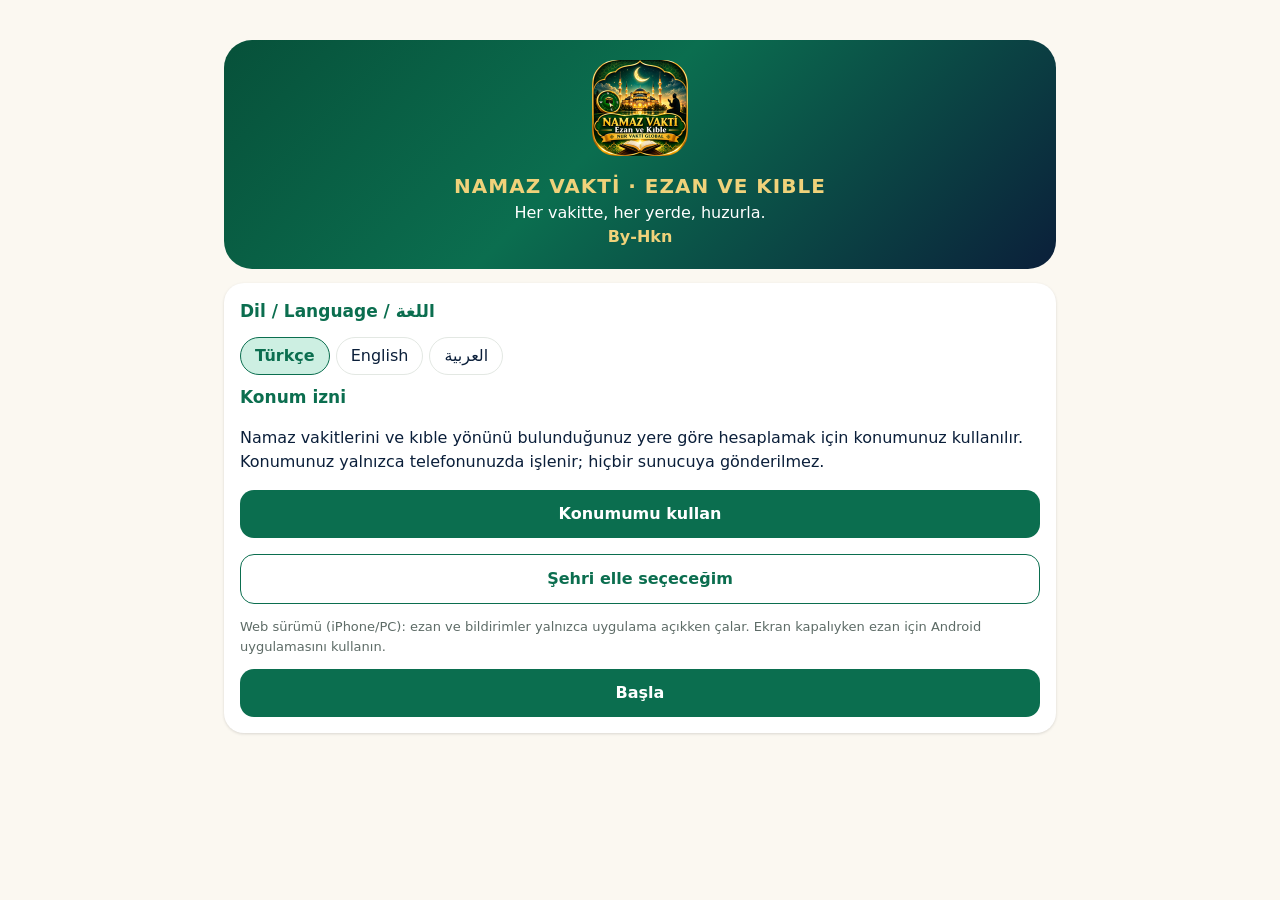
<file: index.html>
<!DOCTYPE html>
<html lang="tr" data-theme="auto">
<head>
<meta charset="utf-8">
<meta name="viewport" content="width=device-width,initial-scale=1,viewport-fit=cover">
<title>Namaz Vakti: Ezan ve Kıble</title>
<meta name="description" content="Namaz vakitleri, ezan vakti, kıble pusulası, Kur'an-ı Kerim ve Yasin dinle. Diyanet yöntemi ve 16 hesaplama yöntemiyle dünya genelinde. Reklamsız.">
<meta name="theme-color" content="#0B6E4F">
<link rel="manifest" href="manifest.webmanifest">
<link rel="icon" href="icons/favicon.png">
<link rel="apple-touch-icon" href="icons/apple-touch-icon.png">
<meta name="apple-mobile-web-app-capable" content="yes">
<meta name="mobile-web-app-capable" content="yes">
<meta name="apple-mobile-web-app-status-bar-style" content="black-translucent">
<meta name="apple-mobile-web-app-title" content="Namaz Vakti">
<link rel="stylesheet" href="css/app.css?v=1.0.21">
</head>
<body>
<div id="app"><div style="display:grid;place-items:center;height:80vh"><img src="icons/icon-192.png" width="96" height="96" alt="Namaz Vakti"></div></div>
<div id="player" class="player"></div>
<noscript>Bu uygulama JavaScript gerektirir.</noscript>
<script type="module" src="js/app.js?v=1.0.21"></script>
</body>
</html>
</file>
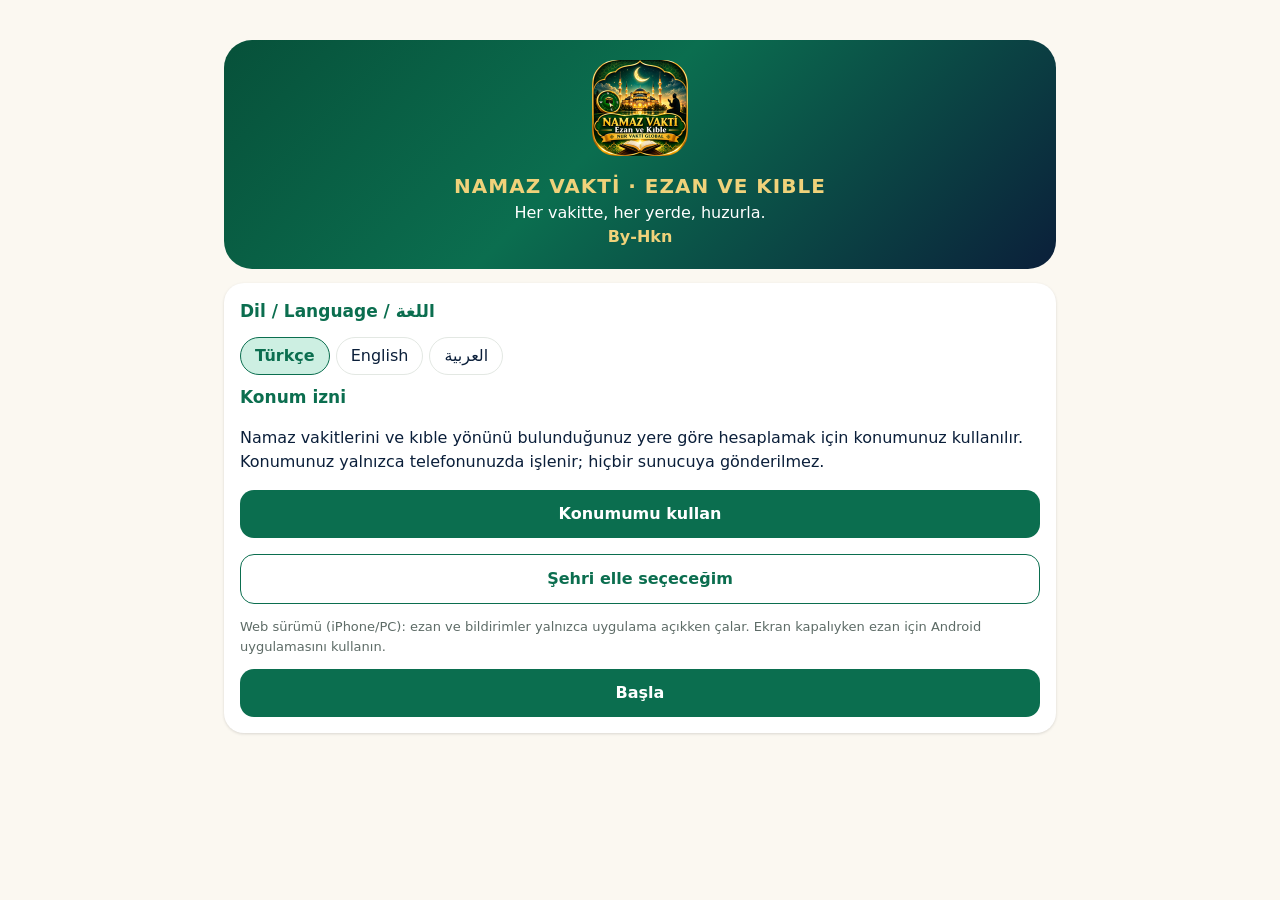
<file: web/index.html>
<!DOCTYPE html>
<html lang="tr" data-theme="auto">
<head>
<meta charset="utf-8">
<meta name="viewport" content="width=device-width,initial-scale=1,viewport-fit=cover">
<title>Namaz Vakti: Ezan ve Kıble</title>
<meta name="description" content="Namaz vakitleri, ezan vakti, kıble pusulası, Kur'an-ı Kerim ve Yasin dinle. Diyanet yöntemi ve 16 hesaplama yöntemiyle dünya genelinde. Reklamsız.">
<meta name="theme-color" content="#0B6E4F">
<link rel="manifest" href="manifest.webmanifest">
<link rel="icon" href="icons/favicon.png">
<link rel="apple-touch-icon" href="icons/apple-touch-icon.png">
<meta name="apple-mobile-web-app-capable" content="yes">
<meta name="mobile-web-app-capable" content="yes">
<meta name="apple-mobile-web-app-status-bar-style" content="black-translucent">
<meta name="apple-mobile-web-app-title" content="Namaz Vakti">
<link rel="stylesheet" href="css/app.css?v=__BUILD__">
</head>
<body>
<div id="app"><div style="display:grid;place-items:center;height:80vh"><img src="icons/icon-192.png" width="96" height="96" alt="Namaz Vakti"></div></div>
<div id="player" class="player"></div>
<noscript>Bu uygulama JavaScript gerektirir.</noscript>
<script type="module" src="js/app.js?v=__BUILD__"></script>
</body>
</html>
</file>
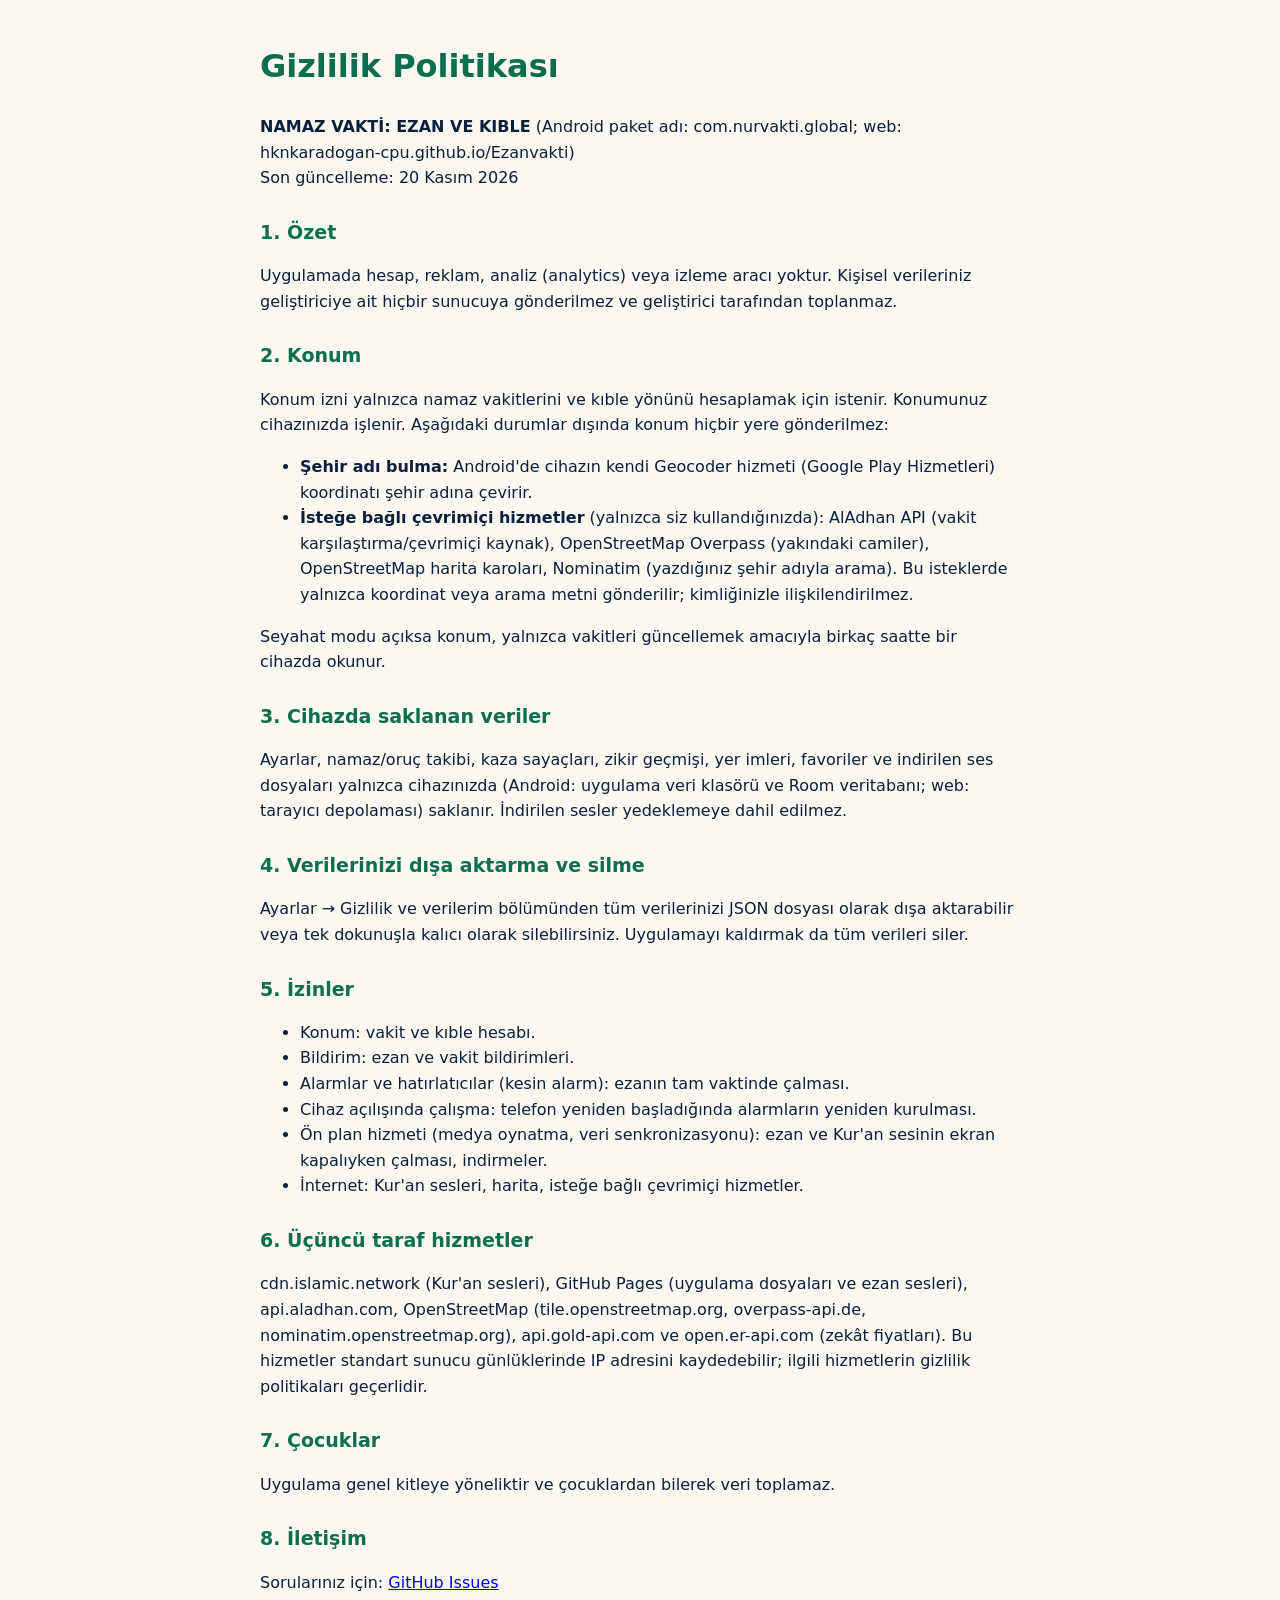
<file: gizlilik.html>
<!DOCTYPE html><html lang="tr"><head><meta charset="utf-8"><meta name="viewport" content="width=device-width,initial-scale=1"><title>Gizlilik Politikası — Namaz Vakti: Ezan ve Kıble</title>
<style>body{font:16px/1.6 system-ui,sans-serif;max-width:760px;margin:0 auto;padding:20px;color:#0B1F3A;background:#FBF8F1}h1{color:#0B6E4F}h2{color:#0B6E4F;font-size:19px;margin-top:26px}</style></head><body>
<h1>Gizlilik Politikası</h1><p><b>NAMAZ VAKTİ: EZAN VE KIBLE</b> (Android paket adı: com.nurvakti.global; web: hknkaradogan-cpu.github.io/Ezanvakti)<br>Son güncelleme: 20 Kasım 2026</p>
<h2>1. Özet</h2><p>Uygulamada hesap, reklam, analiz (analytics) veya izleme aracı yoktur. Kişisel verileriniz geliştiriciye ait hiçbir sunucuya gönderilmez ve geliştirici tarafından toplanmaz.</p>
<h2>2. Konum</h2><p>Konum izni yalnızca namaz vakitlerini ve kıble yönünü hesaplamak için istenir. Konumunuz cihazınızda işlenir. Aşağıdaki durumlar dışında konum hiçbir yere gönderilmez:</p>
<ul><li><b>Şehir adı bulma:</b> Android'de cihazın kendi Geocoder hizmeti (Google Play Hizmetleri) koordinatı şehir adına çevirir.</li>
<li><b>İsteğe bağlı çevrimiçi hizmetler</b> (yalnızca siz kullandığınızda): AlAdhan API (vakit karşılaştırma/çevrimiçi kaynak), OpenStreetMap Overpass (yakındaki camiler), OpenStreetMap harita karoları, Nominatim (yazdığınız şehir adıyla arama). Bu isteklerde yalnızca koordinat veya arama metni gönderilir; kimliğinizle ilişkilendirilmez.</li></ul>
<p>Seyahat modu açıksa konum, yalnızca vakitleri güncellemek amacıyla birkaç saatte bir cihazda okunur.</p>
<h2>3. Cihazda saklanan veriler</h2><p>Ayarlar, namaz/oruç takibi, kaza sayaçları, zikir geçmişi, yer imleri, favoriler ve indirilen ses dosyaları yalnızca cihazınızda (Android: uygulama veri klasörü ve Room veritabanı; web: tarayıcı depolaması) saklanır. İndirilen sesler yedeklemeye dahil edilmez.</p>
<h2>4. Verilerinizi dışa aktarma ve silme</h2><p>Ayarlar → Gizlilik ve verilerim bölümünden tüm verilerinizi JSON dosyası olarak dışa aktarabilir veya tek dokunuşla kalıcı olarak silebilirsiniz. Uygulamayı kaldırmak da tüm verileri siler.</p>
<h2>5. İzinler</h2><ul><li>Konum: vakit ve kıble hesabı.</li><li>Bildirim: ezan ve vakit bildirimleri.</li><li>Alarmlar ve hatırlatıcılar (kesin alarm): ezanın tam vaktinde çalması.</li>
<li>Cihaz açılışında çalışma: telefon yeniden başladığında alarmların yeniden kurulması.</li><li>Ön plan hizmeti (medya oynatma, veri senkronizasyonu): ezan ve Kur'an sesinin ekran kapalıyken çalması, indirmeler.</li><li>İnternet: Kur'an sesleri, harita, isteğe bağlı çevrimiçi hizmetler.</li></ul>
<h2>6. Üçüncü taraf hizmetler</h2><p>cdn.islamic.network (Kur'an sesleri), GitHub Pages (uygulama dosyaları ve ezan sesleri), api.aladhan.com, OpenStreetMap (tile.openstreetmap.org, overpass-api.de, nominatim.openstreetmap.org), api.gold-api.com ve open.er-api.com (zekât fiyatları). Bu hizmetler standart sunucu günlüklerinde IP adresini kaydedebilir; ilgili hizmetlerin gizlilik politikaları geçerlidir.</p>
<h2>7. Çocuklar</h2><p>Uygulama genel kitleye yöneliktir ve çocuklardan bilerek veri toplamaz.</p>
<h2>8. İletişim</h2><p>Sorularınız için: <a href="https://github.com/hknkaradogan-cpu/Ezanvakti/issues">GitHub Issues</a></p></body></html>
</file>
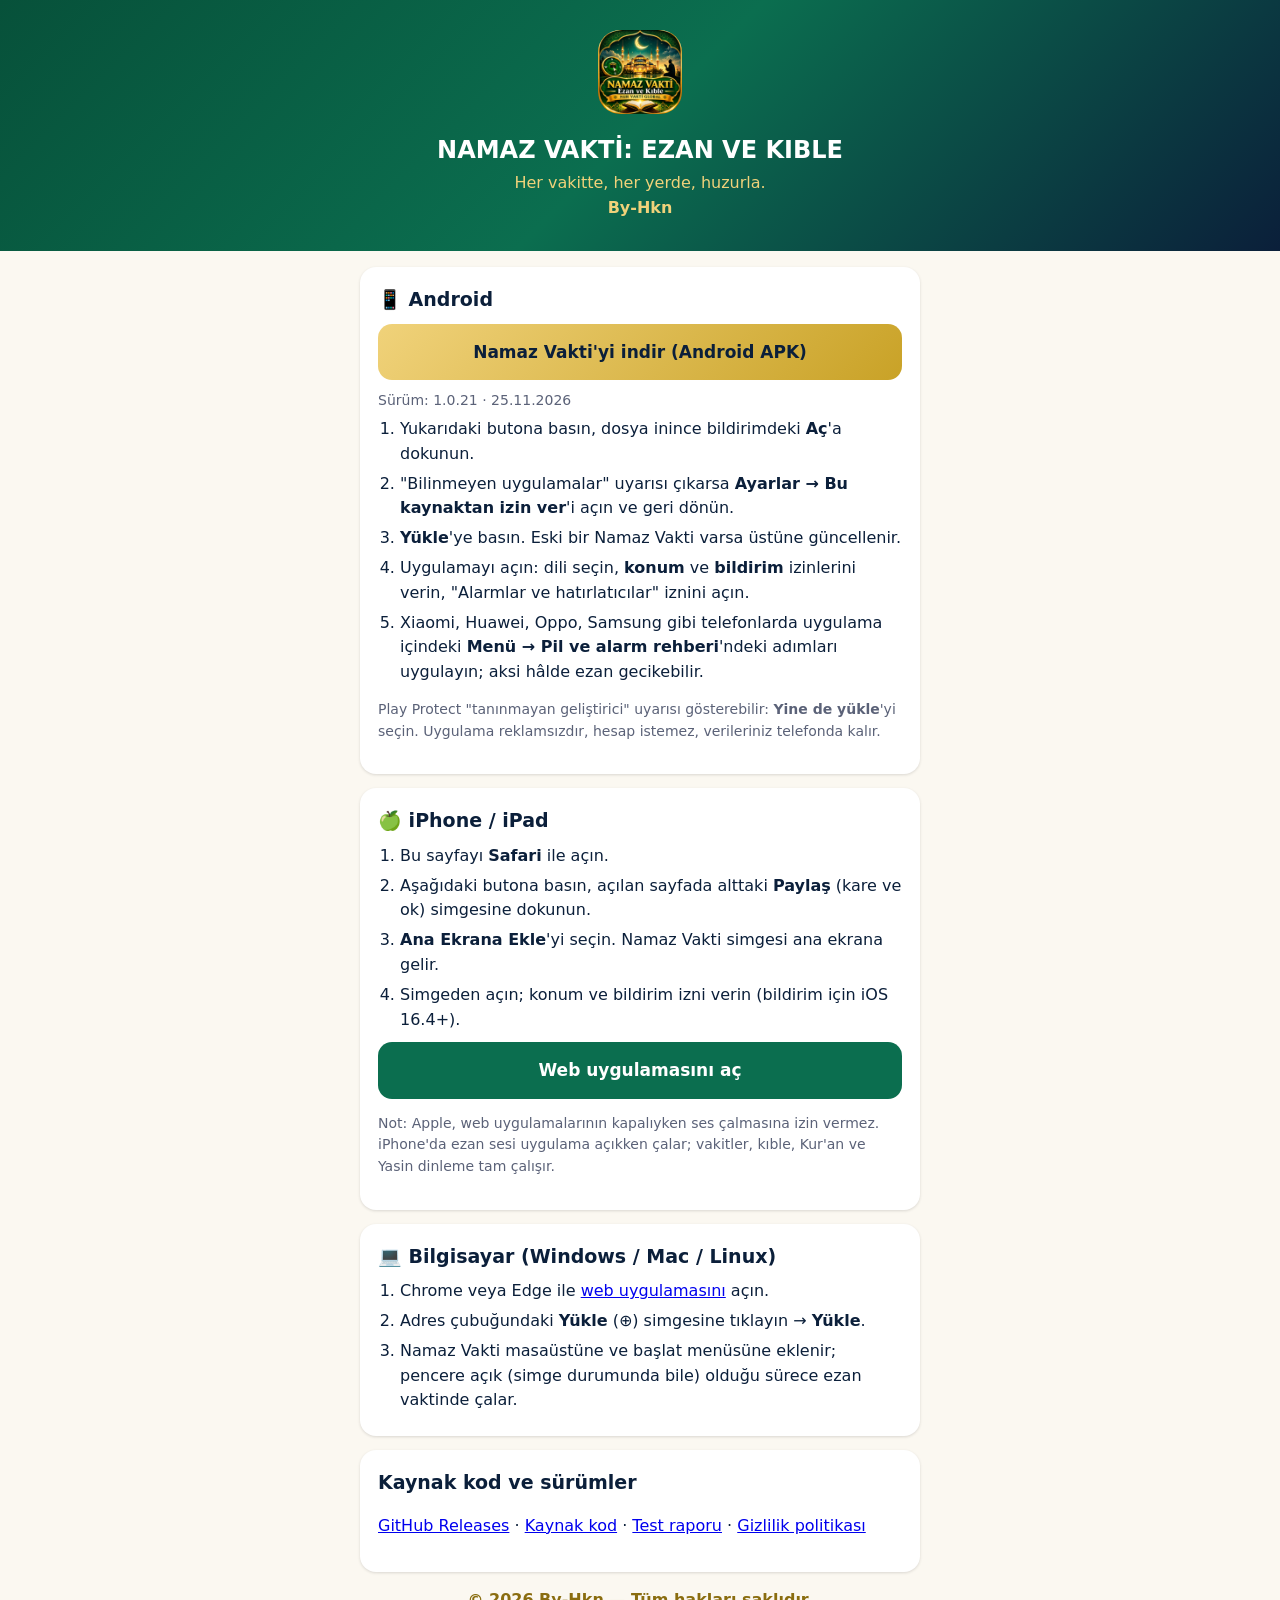
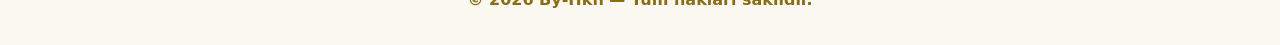
<file: indir.html>
<!DOCTYPE html><html lang="tr"><head><meta charset="utf-8"><meta name="viewport" content="width=device-width,initial-scale=1">
<title>Namaz Vakti: Ezan ve Kıble · İndir</title><meta name="theme-color" content="#0B6E4F"><link rel="icon" href="icons/favicon.png"><link rel="apple-touch-icon" href="icons/apple-touch-icon.png">
<style>body{margin:0;font:16px/1.55 system-ui,-apple-system,Segoe UI,Roboto,sans-serif;background:#FBF8F1;color:#0B1F3A}
header{background:linear-gradient(135deg,#07513A,#0B6E4F 50%,#0B1F3A);color:#fff;padding:30px 20px;text-align:center}header img{width:84px;height:84px;border-radius:22px}
h1{margin:10px 0 2px;font-size:24px}header p{margin:0;color:#F0D27A}main{max-width:560px;margin:0 auto;padding:16px}
.card{background:#fff;border-radius:16px;padding:18px;margin-bottom:14px;box-shadow:0 1px 3px #0002}h2{font-size:19px;margin:0 0 8px}ol{margin:0;padding-left:22px}li{margin:5px 0}
.btn{display:block;text-align:center;background:linear-gradient(135deg,#F0D27A,#C9A227);color:#0B1F3A;font-weight:800;padding:15px;border-radius:14px;text-decoration:none;margin:10px 0;font-size:17px}
.btn.b{background:#0B6E4F;color:#fff}.muted{color:#5b6278;font-size:14px}code{background:#eef3ef;padding:1px 6px;border-radius:6px}</style></head>
<body><header><img src="icons/icon-192.png" alt=""><h1>NAMAZ VAKTİ: EZAN VE KIBLE</h1><p>Her vakitte, her yerde, huzurla.</p><p><b>By-Hkn</b></p></header>
<main>
<div class="card"><h2>📱 Android</h2><a class="btn" id="apk" href="NamazVakti.apk" download>Namaz Vakti'yi indir (Android APK)</a><div class="muted" id="ver">Sürüm: 1.0.21</div>
<ol><li>Yukarıdaki butona basın, dosya inince bildirimdeki <b>Aç</b>'a dokunun.</li>
<li>"Bilinmeyen uygulamalar" uyarısı çıkarsa <b>Ayarlar → Bu kaynaktan izin ver</b>'i açın ve geri dönün.</li>
<li><b>Yükle</b>'ye basın. Eski bir Namaz Vakti varsa üstüne güncellenir.</li>
<li>Uygulamayı açın: dili seçin, <b>konum</b> ve <b>bildirim</b> izinlerini verin, "Alarmlar ve hatırlatıcılar" iznini açın.</li>
<li>Xiaomi, Huawei, Oppo, Samsung gibi telefonlarda uygulama içindeki <b>Menü → Pil ve alarm rehberi</b>'ndeki adımları uygulayın; aksi hâlde ezan gecikebilir.</li></ol>
<p class="muted">Play Protect "tanınmayan geliştirici" uyarısı gösterebilir: <b>Yine de yükle</b>'yi seçin. Uygulama reklamsızdır, hesap istemez, verileriniz telefonda kalır.</p></div>
<div class="card"><h2>🍏 iPhone / iPad</h2><ol><li>Bu sayfayı <b>Safari</b> ile açın.</li><li>Aşağıdaki butona basın, açılan sayfada alttaki <b>Paylaş</b> (kare ve ok) simgesine dokunun.</li>
<li><b>Ana Ekrana Ekle</b>'yi seçin. Namaz Vakti simgesi ana ekrana gelir.</li><li>Simgeden açın; konum ve bildirim izni verin (bildirim için iOS 16.4+).</li></ol>
<a class="btn b" href="./#/home">Web uygulamasını aç</a>
<p class="muted">Not: Apple, web uygulamalarının kapalıyken ses çalmasına izin vermez. iPhone'da ezan sesi uygulama açıkken çalar; vakitler, kıble, Kur'an ve Yasin dinleme tam çalışır.</p></div>
<div class="card"><h2>💻 Bilgisayar (Windows / Mac / Linux)</h2><ol><li>Chrome veya Edge ile <a href="./">web uygulamasını</a> açın.</li><li>Adres çubuğundaki <b>Yükle</b> (⊕) simgesine tıklayın → <b>Yükle</b>.</li>
<li>Namaz Vakti masaüstüne ve başlat menüsüne eklenir; pencere açık (simge durumunda bile) olduğu sürece ezan vaktinde çalar.</li></ol></div>
<div class="card"><h2>Kaynak kod ve sürümler</h2><p><a href="https://github.com/hknkaradogan-cpu/Ezanvakti/releases/latest">GitHub Releases</a> · <a href="https://github.com/hknkaradogan-cpu/Ezanvakti">Kaynak kod</a> · <a href="test-raporu.md">Test raporu</a> · <a href="gizlilik.html">Gizlilik politikası</a></p></div>
<p style="text-align:center;color:#8a6d10;font-weight:700">© 2026 By-Hkn — Tüm hakları saklıdır.</p></main><script>fetch('version.json',{cache:'no-store'}).then(r=>r.json()).then(v=>{document.getElementById('ver').textContent='Sürüm: '+v.version+' · '+new Date(v.built).toLocaleDateString('tr-TR');}).catch(()=>{});</script></body></html>
</file>
<file: css/app.css>
:root{--em:#0B6E4F;--emd:#07513A;--eml:#3FAF86;--gold:#C9A227;--goldl:#F0D27A;--navy:#0B1F3A;--bg:#FBF8F1;--card:#fff;--fg:#0B1F3A;--mut:#5d6b66;--line:#e3e8e3;--pc:#CDEFE2;--sc:#F7E8B8;--err:#b3261e}
[data-theme=dark]{--bg:#07152A;--card:#0B1F3A;--fg:#E8EEF5;--mut:#a9b7c9;--line:#1e3558;--pc:#0f3e33;--sc:#4a3b05;--em:#3FAF86}
@media (prefers-color-scheme:dark){[data-theme=auto]{--bg:#07152A;--card:#0B1F3A;--fg:#E8EEF5;--mut:#a9b7c9;--line:#1e3558;--pc:#0f3e33;--sc:#4a3b05;--em:#3FAF86}}
*{box-sizing:border-box}html,body{margin:0;background:var(--bg);color:var(--fg);font:16px/1.5 system-ui,-apple-system,"Segoe UI",Roboto,sans-serif;-webkit-tap-highlight-color:transparent}
body{padding-bottom:calc(76px + env(safe-area-inset-bottom))}
a{color:var(--em)}button{font:inherit;cursor:pointer}
#app{max-width:860px;margin:0 auto}
.top{display:flex;align-items:center;gap:8px;padding:calc(10px + env(safe-area-inset-top)) 14px 10px;position:sticky;top:0;background:var(--bg);z-index:5}
.top h1{font-size:20px;margin:0;flex:1;white-space:nowrap;overflow:hidden;text-overflow:ellipsis}
.ib{background:none;border:0;color:inherit;font-size:22px;width:42px;height:42px;border-radius:50%;display:grid;place-items:center}
.ib:active{background:var(--pc)}
.view{padding:0 14px 20px}
.hero{background:linear-gradient(135deg,#07513A,#0B6E4F 45%,#0B1F3A);color:#fff;border-radius:28px;padding:20px;margin-bottom:14px}
.hero .brand{color:var(--goldl);font-weight:800;letter-spacing:1px;font-size:14px}
.hero .city{font-size:18px;font-weight:600;cursor:pointer}.hero .hijri{color:var(--goldl)}
.count{font-size:clamp(44px,13vw,64px);font-weight:800;text-align:center;letter-spacing:-1px;font-variant-numeric:tabular-nums;margin:2px 0}
.center{text-align:center}.gold{color:var(--goldl)}.mut{color:var(--mut);font-size:13px}.err{color:var(--err)}
.card{background:var(--card);border-radius:20px;padding:16px;margin-bottom:12px;box-shadow:0 1px 3px #0002}
.card h3{margin:0 0 8px;color:var(--em);font-size:17px}
.row{display:flex;align-items:center;gap:10px}.row>.grow{flex:1;min-width:0}
.prow{display:flex;align-items:center;padding:10px 12px;border-radius:12px;font-size:17px}.prow.act{background:var(--pc)}.prow b{font-size:20px;font-variant-numeric:tabular-nums}
.prow .nm{flex:1;font-weight:600}
.big{display:flex;align-items:center;justify-content:center;gap:10px;width:100%;min-height:62px;border:0;border-radius:20px;background:var(--gold);color:var(--navy);font-weight:800;font-size:18px;margin-bottom:14px}
.grid{display:grid;grid-template-columns:repeat(3,1fr);gap:10px;margin-bottom:14px}
.tile{background:var(--card);border:0;color:inherit;border-radius:18px;padding:14px 6px;display:flex;flex-direction:column;align-items:center;gap:6px;font-size:13px;font-weight:600;text-align:center;box-shadow:0 1px 3px #0002}
.tile i{font-style:normal;width:48px;height:48px;border-radius:50%;background:var(--pc);display:grid;place-items:center;font-size:22px}
.ar{direction:rtl;text-align:right;font-family:"Amiri","Scheherazade New","Noto Naskh Arabic","Traditional Arabic","Geeza Pro",serif;line-height:2;font-size:26px}
.btn{border:0;border-radius:14px;padding:12px 16px;background:var(--em);color:#fff;font-weight:600;min-height:46px}
.btn.o{background:transparent;color:var(--em);border:1.5px solid var(--em)}.btn.s{min-height:36px;padding:6px 12px;font-size:14px}.btn.w{width:100%}
.btn:disabled{opacity:.5}
.chips{display:flex;gap:6px;overflow-x:auto;padding:4px 0 10px}.chip{border:1.5px solid var(--line);background:var(--card);color:inherit;border-radius:999px;padding:6px 14px;white-space:nowrap}
.chip.on{background:var(--pc);border-color:var(--em);color:var(--em);font-weight:600}
input,select{font:inherit;width:100%;padding:12px;border-radius:12px;border:1.5px solid var(--line);background:var(--card);color:var(--fg)}
label{display:block;font-size:14px;margin:8px 0 4px;color:var(--mut)}
table{width:100%;border-collapse:collapse;font-size:13px;font-variant-numeric:tabular-nums}th{background:var(--pc);position:sticky;top:62px}td,th{padding:7px 4px;text-align:center;border-bottom:1px solid var(--line)}tr.today td{background:var(--sc)}
.nav{position:fixed;bottom:0;left:0;right:0;background:var(--card);display:flex;justify-content:center;padding-bottom:env(safe-area-inset-bottom);box-shadow:0 -1px 6px #0002;z-index:9}
.nav a{flex:1;max-width:172px;text-align:center;text-decoration:none;color:var(--mut);padding:8px 0 6px;font-size:12px;font-weight:600}.nav a span{display:block;font-size:22px}.nav a.on{color:var(--em)}
.kv{display:flex;justify-content:space-between;gap:10px;padding:6px 0}
.list a.item,.item{display:flex;align-items:center;gap:12px;padding:12px;background:var(--card);border-radius:16px;margin-bottom:8px;text-decoration:none;color:inherit}
.num{width:40px;height:40px;border-radius:50%;background:var(--pc);display:grid;place-items:center;font-weight:700;flex:none}
.player{position:fixed;left:8px;right:8px;bottom:calc(66px + env(safe-area-inset-bottom));max-width:844px;margin:auto;background:var(--navy);color:#fff;border-radius:18px;padding:10px 12px;display:none;z-index:8;box-shadow:0 4px 14px #0005}
.player.on{display:block}.player .ib{color:#fff}.player input[type=range]{padding:0;border:0;background:none}
.compass{width:min(300px,80vw);height:min(300px,80vw);margin:10px auto;position:relative}
.compass .dial{position:absolute;inset:0;border-radius:50%;border:6px solid var(--line);transition:transform .15s linear}
.compass .n{position:absolute;top:14px;left:50%;transform:translateX(-50%);color:#d32f2f;font-weight:800}
.compass .arrow{position:absolute;left:50%;top:50%;width:10px;height:44%;background:var(--gold);transform-origin:50% 0;border-radius:6px}
.compass .mark{position:absolute;left:50%;top:-8px;width:6px;height:26px;background:var(--em);transform:translateX(-50%);border-radius:4px}
.ring{width:240px;height:240px;border-radius:50%;margin:10px auto;background:linear-gradient(135deg,#07513A,#0B6E4F 45%,#0B1F3A);color:#fff;display:grid;place-items:center;border:0;font-size:64px;font-weight:800;user-select:none;touch-action:manipulation}
#map{height:320px;border-radius:16px;overflow:hidden}
.toast{position:fixed;left:50%;bottom:150px;transform:translateX(-50%);background:#222;color:#fff;padding:10px 16px;border-radius:12px;z-index:20;max-width:90%;font-size:14px}
.badge{display:inline-block;padding:2px 8px;border-radius:999px;background:var(--pc);color:var(--em);font-size:12px;font-weight:700}
.bar{height:8px;background:var(--line);border-radius:6px;overflow:hidden}.bar>div{height:100%;background:var(--em)}
[dir=rtl] .kv,[dir=rtl] .row{direction:rtl}
</file>
<file: web/css/app.css>
:root{--em:#0B6E4F;--emd:#07513A;--eml:#3FAF86;--gold:#C9A227;--goldl:#F0D27A;--navy:#0B1F3A;--bg:#FBF8F1;--card:#fff;--fg:#0B1F3A;--mut:#5d6b66;--line:#e3e8e3;--pc:#CDEFE2;--sc:#F7E8B8;--err:#b3261e}
[data-theme=dark]{--bg:#07152A;--card:#0B1F3A;--fg:#E8EEF5;--mut:#a9b7c9;--line:#1e3558;--pc:#0f3e33;--sc:#4a3b05;--em:#3FAF86}
@media (prefers-color-scheme:dark){[data-theme=auto]{--bg:#07152A;--card:#0B1F3A;--fg:#E8EEF5;--mut:#a9b7c9;--line:#1e3558;--pc:#0f3e33;--sc:#4a3b05;--em:#3FAF86}}
*{box-sizing:border-box}html,body{margin:0;background:var(--bg);color:var(--fg);font:16px/1.5 system-ui,-apple-system,"Segoe UI",Roboto,sans-serif;-webkit-tap-highlight-color:transparent}
body{padding-bottom:calc(76px + env(safe-area-inset-bottom))}
a{color:var(--em)}button{font:inherit;cursor:pointer}
#app{max-width:860px;margin:0 auto}
.top{display:flex;align-items:center;gap:8px;padding:calc(10px + env(safe-area-inset-top)) 14px 10px;position:sticky;top:0;background:var(--bg);z-index:5}
.top h1{font-size:20px;margin:0;flex:1;white-space:nowrap;overflow:hidden;text-overflow:ellipsis}
.ib{background:none;border:0;color:inherit;font-size:22px;width:42px;height:42px;border-radius:50%;display:grid;place-items:center}
.ib:active{background:var(--pc)}
.view{padding:0 14px 20px}
.hero{background:linear-gradient(135deg,#07513A,#0B6E4F 45%,#0B1F3A);color:#fff;border-radius:28px;padding:20px;margin-bottom:14px}
.hero .brand{color:var(--goldl);font-weight:800;letter-spacing:1px;font-size:14px}
.hero .city{font-size:18px;font-weight:600;cursor:pointer}.hero .hijri{color:var(--goldl)}
.count{font-size:clamp(44px,13vw,64px);font-weight:800;text-align:center;letter-spacing:-1px;font-variant-numeric:tabular-nums;margin:2px 0}
.center{text-align:center}.gold{color:var(--goldl)}.mut{color:var(--mut);font-size:13px}.err{color:var(--err)}
.card{background:var(--card);border-radius:20px;padding:16px;margin-bottom:12px;box-shadow:0 1px 3px #0002}
.card h3{margin:0 0 8px;color:var(--em);font-size:17px}
.row{display:flex;align-items:center;gap:10px}.row>.grow{flex:1;min-width:0}
.prow{display:flex;align-items:center;padding:10px 12px;border-radius:12px;font-size:17px}.prow.act{background:var(--pc)}.prow b{font-size:20px;font-variant-numeric:tabular-nums}
.prow .nm{flex:1;font-weight:600}
.big{display:flex;align-items:center;justify-content:center;gap:10px;width:100%;min-height:62px;border:0;border-radius:20px;background:var(--gold);color:var(--navy);font-weight:800;font-size:18px;margin-bottom:14px}
.grid{display:grid;grid-template-columns:repeat(3,1fr);gap:10px;margin-bottom:14px}
.tile{background:var(--card);border:0;color:inherit;border-radius:18px;padding:14px 6px;display:flex;flex-direction:column;align-items:center;gap:6px;font-size:13px;font-weight:600;text-align:center;box-shadow:0 1px 3px #0002}
.tile i{font-style:normal;width:48px;height:48px;border-radius:50%;background:var(--pc);display:grid;place-items:center;font-size:22px}
.ar{direction:rtl;text-align:right;font-family:"Amiri","Scheherazade New","Noto Naskh Arabic","Traditional Arabic","Geeza Pro",serif;line-height:2;font-size:26px}
.btn{border:0;border-radius:14px;padding:12px 16px;background:var(--em);color:#fff;font-weight:600;min-height:46px}
.btn.o{background:transparent;color:var(--em);border:1.5px solid var(--em)}.btn.s{min-height:36px;padding:6px 12px;font-size:14px}.btn.w{width:100%}
.btn:disabled{opacity:.5}
.chips{display:flex;gap:6px;overflow-x:auto;padding:4px 0 10px}.chip{border:1.5px solid var(--line);background:var(--card);color:inherit;border-radius:999px;padding:6px 14px;white-space:nowrap}
.chip.on{background:var(--pc);border-color:var(--em);color:var(--em);font-weight:600}
input,select{font:inherit;width:100%;padding:12px;border-radius:12px;border:1.5px solid var(--line);background:var(--card);color:var(--fg)}
label{display:block;font-size:14px;margin:8px 0 4px;color:var(--mut)}
table{width:100%;border-collapse:collapse;font-size:13px;font-variant-numeric:tabular-nums}th{background:var(--pc);position:sticky;top:62px}td,th{padding:7px 4px;text-align:center;border-bottom:1px solid var(--line)}tr.today td{background:var(--sc)}
.nav{position:fixed;bottom:0;left:0;right:0;background:var(--card);display:flex;justify-content:center;padding-bottom:env(safe-area-inset-bottom);box-shadow:0 -1px 6px #0002;z-index:9}
.nav a{flex:1;max-width:172px;text-align:center;text-decoration:none;color:var(--mut);padding:8px 0 6px;font-size:12px;font-weight:600}.nav a span{display:block;font-size:22px}.nav a.on{color:var(--em)}
.kv{display:flex;justify-content:space-between;gap:10px;padding:6px 0}
.list a.item,.item{display:flex;align-items:center;gap:12px;padding:12px;background:var(--card);border-radius:16px;margin-bottom:8px;text-decoration:none;color:inherit}
.num{width:40px;height:40px;border-radius:50%;background:var(--pc);display:grid;place-items:center;font-weight:700;flex:none}
.player{position:fixed;left:8px;right:8px;bottom:calc(66px + env(safe-area-inset-bottom));max-width:844px;margin:auto;background:var(--navy);color:#fff;border-radius:18px;padding:10px 12px;display:none;z-index:8;box-shadow:0 4px 14px #0005}
.player.on{display:block}.player .ib{color:#fff}.player input[type=range]{padding:0;border:0;background:none}
.compass{width:min(300px,80vw);height:min(300px,80vw);margin:10px auto;position:relative}
.compass .dial{position:absolute;inset:0;border-radius:50%;border:6px solid var(--line);transition:transform .15s linear}
.compass .n{position:absolute;top:14px;left:50%;transform:translateX(-50%);color:#d32f2f;font-weight:800}
.compass .arrow{position:absolute;left:50%;top:50%;width:10px;height:44%;background:var(--gold);transform-origin:50% 0;border-radius:6px}
.compass .mark{position:absolute;left:50%;top:-8px;width:6px;height:26px;background:var(--em);transform:translateX(-50%);border-radius:4px}
.ring{width:240px;height:240px;border-radius:50%;margin:10px auto;background:linear-gradient(135deg,#07513A,#0B6E4F 45%,#0B1F3A);color:#fff;display:grid;place-items:center;border:0;font-size:64px;font-weight:800;user-select:none;touch-action:manipulation}
#map{height:320px;border-radius:16px;overflow:hidden}
.toast{position:fixed;left:50%;bottom:150px;transform:translateX(-50%);background:#222;color:#fff;padding:10px 16px;border-radius:12px;z-index:20;max-width:90%;font-size:14px}
.badge{display:inline-block;padding:2px 8px;border-radius:999px;background:var(--pc);color:var(--em);font-size:12px;font-weight:700}
.bar{height:8px;background:var(--line);border-radius:6px;overflow:hidden}.bar>div{height:100%;background:var(--em)}
[dir=rtl] .kv,[dir=rtl] .row{direction:rtl}
</file>
